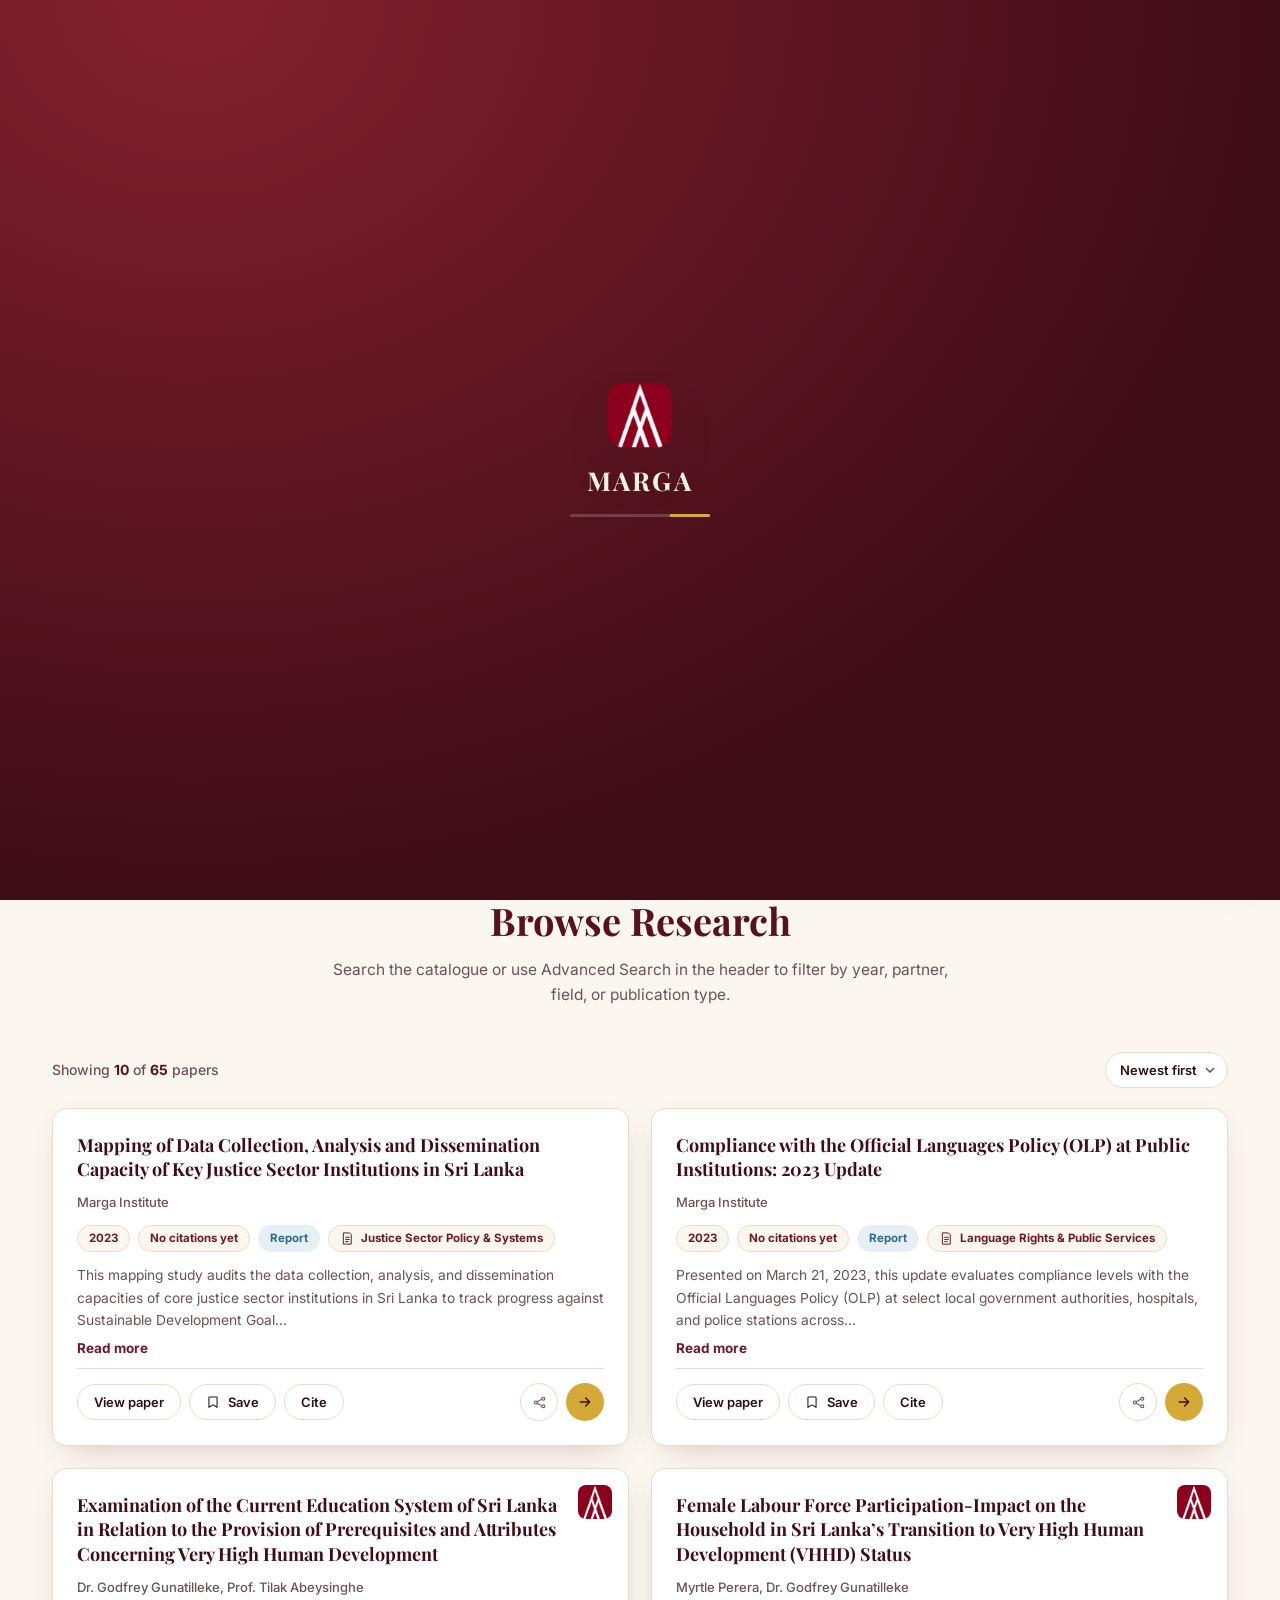
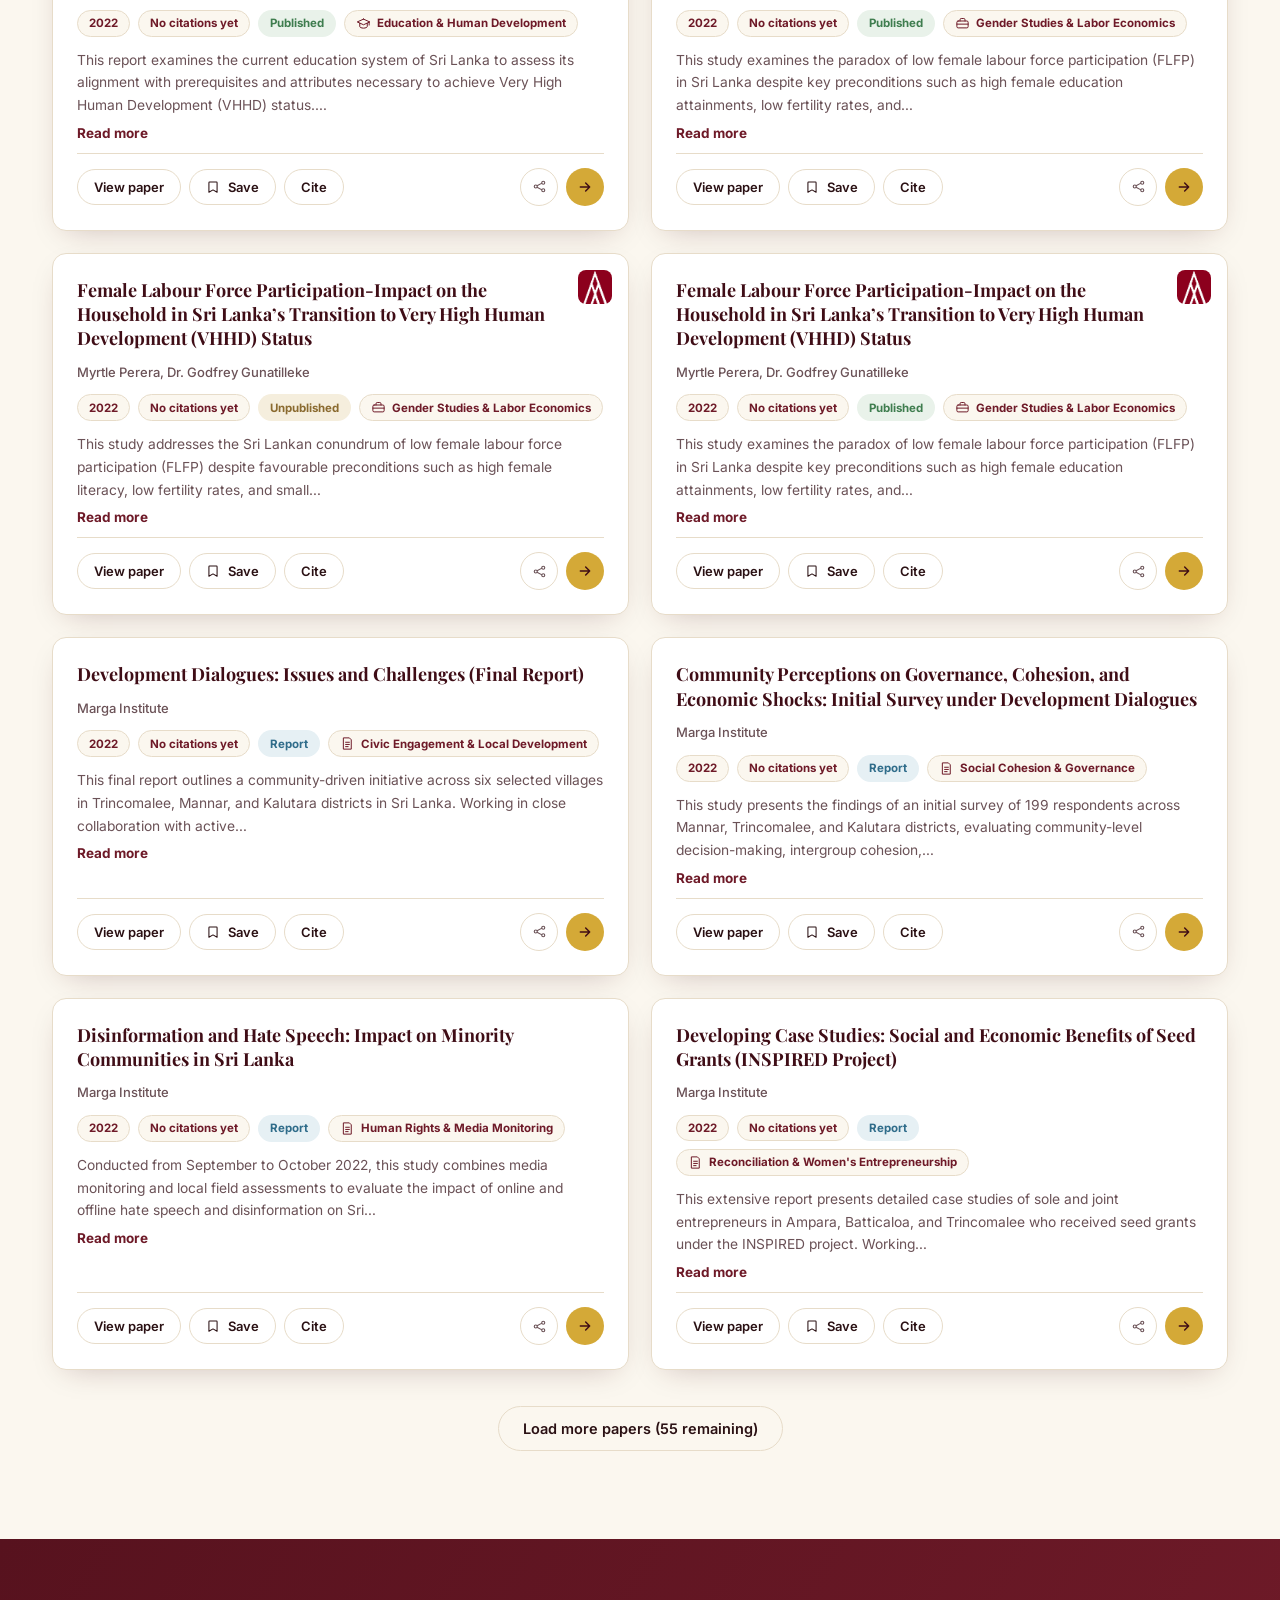
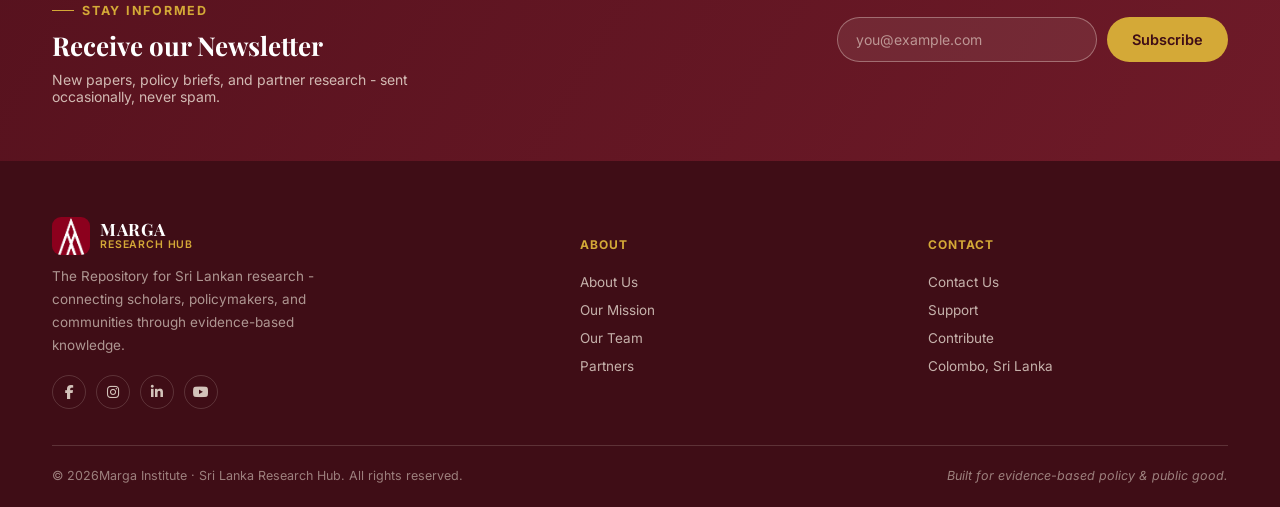
<file: index.html>
<!DOCTYPE html>
<html lang="en">

<head>
  <meta charset="UTF-8" />
  <meta name="viewport" content="width=device-width, initial-scale=1.0" />
  <title>MARGA Research Hub - Sri Lanka Research Hub</title>
  <meta name="description"
    content="Browse, search, and request research papers from Marga Institute and its partner organizations." />
  <link rel="icon" type="image/jpeg" href="site_logo/marga-logo.jpg">
  <link rel="preconnect" href="https://fonts.googleapis.com">
  <link rel="preconnect" href="https://fonts.gstatic.com" crossorigin>
  <link
    href="https://fonts.googleapis.com/css2?family=Playfair+Display:wght@600;700&family=Inter:wght@400;500;600;700&display=swap"
    rel="stylesheet">
  <link rel="stylesheet" href="https://cdnjs.cloudflare.com/ajax/libs/font-awesome/6.5.1/css/all.min.css"
    crossorigin="anonymous">
  <link rel="stylesheet" href="css/main.css">
</head>

<body class="is-loading no-js">

  <!-- Shows while the paper catalogue is loading. -->
  <div class="preloader" id="preloader" role="status" aria-live="polite" aria-label="Loading Marga Research Hub">
    <div class="preloader-inner">
      <img class="preloader-logo" src="site_logo/marga-logo.jpg" alt="" />
      <span class="preloader-word">Marga</span>
      <span class="preloader-bar"><span class="preloader-bar-fill"></span></span>
    </div>
  </div>

  <div id="top"></div>

  <!-- Site header, search, navigation, and theme controls. -->
  <header class="site-header">
    <div class="header-inner">
      <a class="logo" href="#top" data-nav="home">
        <span class="logo-mark"></span>
        <span class="logo-text"><span>MARGA</span><small>Research Hub</small></span>
      </a>

      <div class="search-wrap">
        <button class="search-toggle" id="searchToggle" aria-expanded="false" aria-controls="searchPanel">
          <svg width="16" height="16" viewBox="0 0 24 24" fill="none">
            <circle cx="11" cy="11" r="7" stroke="currentColor" stroke-width="2" />
            <path d="M21 21l-4.3-4.3" stroke="currentColor" stroke-width="2" stroke-linecap="round" />
          </svg>
          <span>Search papers, authors, topics…</span>
        </button>
      </div>

      <nav class="main-nav" id="mainNav">
        <a href="#top" data-nav="home" class="active">Home</a>
        <a href="#papers" data-nav="papers">Publications</a>
        <a href="https://margasrilanka.org/contact-us/" target="_blank" rel="noopener noreferrer">Contact Us</a>
        <button type="button" data-nav="saved">My Saved Items<span class="nav-saved-count" hidden>0</span></button>
        <button type="button" data-nav="a11y">Accessibility</button>
      </nav>

      <div class="header-actions">
        <!-- <a class="btn btn-ghost btn-sm" id="storehouseLink" href="https://margastorehouse.org" target="_blank" rel="nofollow noopener">Storehouse</a> -->
        <button type="button" class="icon-btn theme-toggle" id="themeToggle" aria-label="Switch to dark mode"
          aria-pressed="false" title="Switch to dark mode">
          <span class="theme-icon theme-icon-sun" aria-hidden="true">
            <svg width="18" height="18" viewBox="0 0 24 24" fill="none">
              <circle cx="12" cy="12" r="4.5" stroke="currentColor" stroke-width="2" />
              <path
                d="M12 2.5v2.6M12 18.9v2.6M4.6 4.6l1.8 1.8M17.6 17.6l1.8 1.8M2.5 12h2.6M18.9 12h2.6M4.6 19.4l1.8-1.8M17.6 6.4l1.8-1.8"
                stroke="currentColor" stroke-width="2" stroke-linecap="round" />
            </svg>
          </span>
          <span class="theme-icon theme-icon-moon" aria-hidden="true">
            <svg width="18" height="18" viewBox="0 0 24 24" fill="none">
              <path d="M20 14.3A8.4 8.4 0 1 1 9.7 4a7 7 0 0 0 10.3 10.3z" stroke="currentColor" stroke-width="2"
                stroke-linejoin="round" />
            </svg>
          </span>
        </button>
      </div>

      <div class="mobile-header-actions">
        <button class="mobile-search-btn" id="mobileSearchBtn" aria-label="Search" aria-expanded="false"
          aria-controls="searchPanel">
          <svg width="18" height="18" viewBox="0 0 24 24" fill="none">
            <circle cx="11" cy="11" r="7" stroke="currentColor" stroke-width="2" />
            <path d="M21 21l-4.3-4.3" stroke="currentColor" stroke-width="2" stroke-linecap="round" />
          </svg>
        </button>
        <button type="button" class="mobile-theme-btn theme-toggle" id="themeToggleMobile"
          aria-label="Switch to dark mode" aria-pressed="false" title="Switch to dark mode">
          <span class="theme-icon theme-icon-sun" aria-hidden="true">
            <svg width="18" height="18" viewBox="0 0 24 24" fill="none">
              <circle cx="12" cy="12" r="4.5" stroke="currentColor" stroke-width="2" />
              <path
                d="M12 2.5v2.6M12 18.9v2.6M4.6 4.6l1.8 1.8M17.6 17.6l1.8 1.8M2.5 12h2.6M18.9 12h2.6M4.6 19.4l1.8-1.8M17.6 6.4l1.8-1.8"
                stroke="currentColor" stroke-width="2" stroke-linecap="round" />
            </svg>
          </span>
          <span class="theme-icon theme-icon-moon" aria-hidden="true">
            <svg width="18" height="18" viewBox="0 0 24 24" fill="none">
              <path d="M20 14.3A8.4 8.4 0 1 1 9.7 4a7 7 0 0 0 10.3 10.3z" stroke="currentColor" stroke-width="2"
                stroke-linejoin="round" />
            </svg>
          </span>
        </button>
        <button class="mobile-menu-btn" id="mobileMenuBtn" aria-label="Open menu" aria-expanded="false"
          aria-controls="mobileMenuPanel">
          <svg width="22" height="22" viewBox="0 0 24 24" fill="none">
            <path d="M4 7h16M4 12h16M4 17h16" stroke="currentColor" stroke-width="2" stroke-linecap="round" />
          </svg>
        </button>
      </div>
    </div>

    <!-- Search panel opened by the desktop or mobile search button. -->
    <div class="search-panel" id="searchPanel">
      <div class="search-panel-inner">
        <div class="search-row">
          <input type="text" class="search-input" id="searchInput" placeholder="Search papers, authors, topics…" />
          <select class="scope-select" id="scopeSelect">
            <option value="keywords">Keywords</option>
            <option value="author">Author</option>
            <option value="id">Paper ID</option>
          </select>
          <button type="button" class="btn-search" id="btnSearch">Search</button>
        </div>

        <button class="advanced-toggle" id="advancedToggle" aria-expanded="false" aria-controls="advancedPanel">
          Advanced Search
          <svg width="10" height="7" viewBox="0 0 10 7" fill="none">
            <path d="M1 1l4 4 4-4" stroke="currentColor" stroke-width="1.6" />
          </svg>
        </button>

        <div class="advanced-panel" id="advancedPanel">
          <div class="advanced-panel-inner">
            <div class="advanced-grid">
              <div class="field range-field">
                <label>Publication year range</label>
                <div class="range-slider" id="yearRange">
                  <div class="range-track">
                    <div class="range-fill" id="rangeFill"></div>
                  </div>
                  <input type="range" id="rangeMin" min="1980" max="2026" value="1980" />
                  <input type="range" id="rangeMax" min="1980" max="2026" value="2026" />
                </div>
                <div class="range-values"><span id="rangeMinVal">1980</span><span id="rangeMaxVal">2026</span></div>
                <p class="field-hint">Papers with an unspecified year are always included.</p>
              </div>

              <div class="field">
                <label>Partner organization</label>
                <select class="field-select" id="institutionSelect">
                  <option value="">Any partner organization</option>
                </select>
              </div>

              <div class="field">
                <label>Field of study</label>
                <select class="field-select" id="fieldSelect">
                  <option value="">Any field of study</option>
                </select>
              </div>

              <div class="field" style="grid-column:1/-1">
                <label>Publication type</label>
                <select class="field-select" id="litTypeSelect">
                  <option value="">Any publication type</option>
                </select>
              </div>
            </div>
            <button type="button" class="btn btn-gold btn-apply-advanced" id="btnApplyAdvanced">Apply Filters</button>
            <button type="button" class="btn-reset-advanced" id="btnResetAdvanced">Reset all filters</button>
          </div>
        </div>
      </div>
    </div>

    <div class="mobile-menu-panel" id="mobileMenuPanel">
      <a href="#top" data-nav="home" class="active">Home</a>
      <a href="#papers" data-nav="papers">Publications</a>
      <a href="https://margasrilanka.org/contact-us/" target="_blank" rel="noopener noreferrer">Contact Us</a>
      <button type="button" data-nav="saved">My Saved Items<span class="nav-saved-count" hidden>0</span></button>
      <button type="button" data-nav="a11y">Accessibility</button>
    </div>
  </header>

  <!-- Introductory section with site statistics and recent papers. -->
  <section class="hero">
    <div class="hero-inner">
      <div class="hero-left">
        <span class="eyebrow">Marga Institute · Est. 1972</span>
        <h1>Sri Lanka<em>Research Hub</em></h1>
        <p>The Repository for Sri Lankan research - connecting scholars, policymakers, and communities through
          evidence-based knowledge.</p>
        <div class="hero-cta">
          <a class="btn btn-gold" href="#papers" data-nav="papers">Browse Research</a>
          <a class="btn btn-outline-light" href="https://margasrilanka.org/contact-us/" target="_blank"
            rel="noopener noreferrer">Contact Us</a>
        </div>

        <div class="hero-visitor-counter" aria-label="Visitor counter">
          <span class="visitor-label">Visitors</span>
          <strong id="visitorCount">0</strong>
        </div>

        <div class="hero-stats">
          <div class="stat"><b id="statPapers">-</b><span>Research Papers</span></div>
          <div class="stat"><b id="statInstitutions">-</b><span>Partner Institutions</span></div>
          <div class="stat"><b id="statAreas">-</b><span>Research Areas</span></div>
          <div class="stat"><b id="statSince">-</b><span>Research Since</span></div>
        </div>
      </div>

      <!-- Desktop spotlight filled from data/paper.json by js/main.js. -->
      <div class="hero-spotlight-desktop" id="spotlightDesktop"></div>
    </div>

    <!-- Mobile spotlight showing one paper at a time. -->
    <div class="wrap hero-spotlight-mobile">
      <div class="rolling-card">
        <span class="rolling-label">Newest Papers</span>
        <div class="rolling-slides" id="rollingSlides"></div>
        <div class="rolling-dots" id="rollingDots"></div>
      </div>
    </div>
  </section>

  <!-- Catalogue section where visitors browse, search, and filter papers. -->
  <section class="section" id="papers">
    <div class="wrap">
      <div class="section-head">
        <span class="eyebrow" style="justify-content:center;">Latest Additions</span>
        <h2>Browse Research</h2>
        <p>Search the catalogue or use Advanced Search in the header to filter by year, partner, field, or publication
          type.</p>
      </div>

      <div class="results-toolbar">
        <span class="results-count" id="resultsCount">Loading papers…</span>
        <div class="toolbar-right">
          <select class="sort-select" id="sortSelect">
            <option value="newest">Newest first</option>
            <option value="oldest">Oldest first</option>
            <option value="cited">Most cited</option>
            <option value="title">Title A–Z</option>
          </select>
        </div>
      </div>

      <div class="active-filters" id="activeFilters" hidden></div>

      <div class="paper-grid" id="paperGrid"></div>

      <div class="load-more-wrap" id="loadMoreWrap" hidden>
        <button type="button" class="btn btn-ghost" id="loadMoreBtn">Load more papers</button>
      </div>
    </div>
  </section>

  <!-- Newsletter sign-up form. -->
  <section class="newsletter-band">
    <div class="newsletter-inner">
      <div class="newsletter-copy">
        <span class="eyebrow">Stay Informed</span>
        <h2>Receive our Newsletter</h2>
        <p>New papers, policy briefs, and partner research - sent occasionally, never spam.</p>
      </div>
      <form class="newsletter-form" id="newsletterForm" novalidate>
        <div class="newsletter-input-wrap">
          <input type="email" id="newsletterEmail" placeholder="you@example.com" />
          <span class="newsletter-error" id="newsletterError"></span>
        </div>
        <button type="submit" class="btn btn-gold">Subscribe</button>
      </form>
    </div>
  </section>

  <!-- Footer links, contact options, and copyright information. -->
  <footer class="site-footer">
    <div class="wrap">
      <div class="footer-grid">
        <div class="footer-brand">
          <a class="logo" href="#top" data-nav="home">
            <span class="logo-mark"></span>
            <span class="logo-text"><span style="color:var(--white);">MARGA</span><small>Research Hub</small></span>
          </a>
          <p>The Repository for Sri Lankan research - connecting scholars, policymakers, and communities through evidence-based knowledge.</p>
          <div class="footer-social">
            <a href="https://www.facebook.com/margasrilanka/" target="_blank" rel="nofollow noopener"
              aria-label="Facebook"><i class="fa-brands fa-facebook-f" aria-hidden="true"></i></a>
            <a href="https://www.instagram.com/margasrilanka/" target="_blank" rel="nofollow noopener"
              aria-label="Instagram"><i class="fa-brands fa-instagram" aria-hidden="true"></i></a>
            <a href="https://www.linkedin.com/company/marga-institute" target="_blank" rel="nofollow noopener"
              aria-label="LinkedIn"><i class="fa-brands fa-linkedin-in" aria-hidden="true"></i></a>
            <a href="https://www.youtube.com/channel/UCmZRkQxS90gHvayx6sr4jtw" target="_blank" rel="nofollow noopener"
              aria-label="YouTube"><i class="fa-brands fa-youtube" aria-hidden="true"></i></a>
          </div>
        </div>
        <div class="footer-col">
          <h5>About</h5>
          <a href="https://margasrilanka.org" target="_blank" rel="nofollow noopener">About Us</a>
          <a href="https://margasrilanka.org/about-us/" target="_blank" rel="nofollow noopener">Our Mission</a>
          <a href="https://margasrilanka.org/about-us/" target="_blank" rel="nofollow noopener">Our Team</a>
          <a href="https://margasrilanka.org" target="_blank" rel="nofollow noopener">Partners</a>
        </div>
        <!-- A resources column can be added here when the links are ready. -->
        <div class="footer-col">
          <h5>Contact</h5>
          <button type="button" data-nav="contact">Contact Us</button>
          <button type="button" class="footer-mailto" data-mailto-subject="Support Request">Support</button>
          <button type="button" class="footer-mailto"
            data-mailto-subject="Paper Contribution Inquiry">Contribute</button>
          <span class="fitem">Colombo, Sri Lanka</span>
        </div>
      </div>
      <div class="footer-bottom">
        <span>© <span id="footerYear">2026</span>Marga Institute · Sri Lanka Research Hub. All rights reserved.</span>
        <em>Built for evidence-based policy &amp; public good.</em>
      </div>
    </div>
  </footer>

  <div class="footer-fab">
    <button class="fab-btn fab-top" id="backToTopBtn" aria-label="Back to top">
      <svg width="16" height="16" viewBox="0 0 24 24" fill="none">
        <path d="M12 19V5M5 12l7-7 7 7" stroke="currentColor" stroke-width="2" stroke-linecap="round"
          stroke-linejoin="round" />
      </svg>
    </button>
    <button class="fab-btn fab-chat" id="chatFabBtn" aria-label="Open chat" aria-expanded="false"
      aria-controls="chatPanel">
      <svg width="20" height="20" viewBox="0 0 24 24" fill="none">
        <path d="M4 4h16v12H8l-4 4V4z" stroke="currentColor" stroke-width="1.8" />
      </svg>
      <span class="fab-ping"></span>
    </button>
  </div>

  <div class="chat-panel" id="chatPanel" role="dialog" aria-label="Marga Assistant chat">
    <div class="chat-header">
      <div class="chat-header-info">
        <img class="chat-avatar" src="site_logo/marga-logo.jpg" alt="Marga Institute logo" />
        <div>
          <strong>Marga Assistant</strong>
          <span class="chat-status">Online</span>
        </div>
      </div>
      <button class="chat-close" id="chatCloseBtn" aria-label="Close chat">&times;</button>
    </div>

    <div class="chat-body" id="chatBody">
      <div class="chat-msg chat-msg-bot">
        <p>Hi! I'm the Marga Research Hub assistant. Ask me about a topic or author and I'll search the catalogue, or
          use the options below.</p>
      </div>
    </div>

    <div class="chat-quick-replies" id="chatQuickReplies">
      <button type="button" class="chip" data-reply="browse">Browse papers</button>
      <button type="button" class="chip" data-reply="request">Request a paper</button>
      <button type="button" class="chip" data-reply="contact">Contact us</button>
    </div>

    <form class="chat-input-row" id="chatForm">
      <input type="text" id="chatInput" placeholder="Try “climate” or an author name…" autocomplete="off" />
      <button type="submit" class="chat-send" aria-label="Send message">
        <svg width="15" height="15" viewBox="0 0 24 24" fill="none">
          <path d="M4 12h16M13 6l6 6-6 6" stroke="currentColor" stroke-width="2.2" stroke-linecap="round"
            stroke-linejoin="round" />
        </svg>
      </button>
    </form>
  </div>

  <div class="tour-overlay" id="tourOverlay" role="dialog" aria-modal="true" aria-label="Site tour" hidden>
    <div class="tour-card">
      <button class="tour-close" id="tourCloseBtn" aria-label="Skip tour">&times;</button>
      <span class="eyebrow">Welcome to MARGA</span>
      <h3>Take a quick tour</h3>
      <div class="tour-step" id="tourStepText"></div>
      <div class="tour-controls">
        <button type="button" class="btn btn-ghost btn-sm" id="tourPrevBtn">Back</button>
        <button type="button" class="btn btn-gold btn-sm" id="tourNextBtn">Next</button>
      </div>
      <div class="tour-progress" id="tourProgress"></div>
    </div>
  </div>

  <!-- Modal that displays the full details for a selected paper. -->
  <div class="detail-overlay" id="detailOverlay" role="dialog" aria-modal="true" aria-label="Paper details">
    <div class="detail-modal">
      <button class="detail-modal-close" id="detailCloseBtn" aria-label="Close">&times;</button>
      <div class="detail-modal-scroll" id="detailModalScroll">
        <!-- Filled by js/main.js after data/paper.json loads. -->
      </div>
    </div>
  </div>

  <!-- Modal used to prepare a paper-access request. -->
  <div class="modal-overlay" id="requestOverlay">
    <div class="modal" role="dialog" aria-modal="true" aria-labelledby="requestTitle">
      <button class="modal-close" id="requestClose" aria-label="Close">&times;</button>
      <span class="eyebrow">Request Access</span>
      <h3 id="requestTitle">Request this paper</h3>

      <div class="modal-paper-summary">
        <strong id="reqPaperTitle">-</strong>
        <span id="reqPaperAuthors">-</span>
      </div>

      <div class="modal-field">
        <label for="reqName">Your name</label>
        <input id="reqName" type="text" placeholder="Full name" />
        <span class="modal-field-error" id="reqNameError"></span>
      </div>
      <div class="modal-field">
        <label for="reqEmail">Your email</label>
        <input id="reqEmail" type="email" placeholder="you@example.com" />
        <span class="modal-field-error" id="reqEmailError"></span>
      </div>
      <div class="modal-field">
        <label for="reqNotes">Notes (optional)</label>
        <textarea id="reqNotes"
          placeholder="Let us know why you'd like this paper, or anything else we should know."></textarea>
      </div>

      <button type="button" class="btn-primary" id="reqSend">Send Request</button>
      <p class="modal-hint">This opens your email app with the request already written - you just hit send.</p>
    </div>
  </div>

  <!-- Modal that explains the accessibility features. -->
  <div class="modal-overlay" id="a11yOverlay">
    <div class="modal" role="dialog" aria-modal="true" aria-labelledby="a11yTitle">
      <button class="modal-close" id="a11yClose" aria-label="Close">&times;</button>
      <span class="eyebrow">Our Commitment</span>
      <h3 id="a11yTitle">Accessibility</h3>
      <ul class="a11y-list">
        <li><svg width="18" height="18" viewBox="0 0 24 24" fill="none">
            <path d="M5 12.5 10 17 19 7" stroke="currentColor" stroke-width="2" stroke-linecap="round"
              stroke-linejoin="round" />
          </svg>Every paper has a shareable link, so results can be reopened or sent directly to a colleague.</li>
        <li><svg width="18" height="18" viewBox="0 0 24 24" fill="none">
            <path d="M5 12.5 10 17 19 7" stroke="currentColor" stroke-width="2" stroke-linecap="round"
              stroke-linejoin="round" />
          </svg>All controls are keyboard-operable, with visible focus outlines and Escape-to-close on every panel and
          modal.</li>
        <li><svg width="18" height="18" viewBox="0 0 24 24" fill="none">
            <path d="M5 12.5 10 17 19 7" stroke="currentColor" stroke-width="2" stroke-linecap="round"
              stroke-linejoin="round" />
          </svg>Motion is reduced automatically for anyone whose system preference asks for it.</li>
        <li><svg width="18" height="18" viewBox="0 0 24 24" fill="none">
            <path d="M5 12.5 10 17 19 7" stroke="currentColor" stroke-width="2" stroke-linecap="round"
              stroke-linejoin="round" />
          </svg>Icon-only buttons carry text labels for screen readers.</li>
      </ul>
      <button type="button" class="btn btn-gold" id="a11yTourBtn">Help</button>
      <p class="modal-hint">Spot something we should fix? Email <a
          href="mailto:admin@margasrilanka.org">admin@margasrilanka.org</a>.</p>
    </div>
  </div>

  <div class="toast-region" id="toastRegion" aria-live="polite"></div>

  <script src="https://cdnjs.cloudflare.com/ajax/libs/gsap/3.12.5/gsap.min.js" crossorigin="anonymous"></script>
  <script type="module" src="js/main.js"></script>
</body>

</html>
</file>
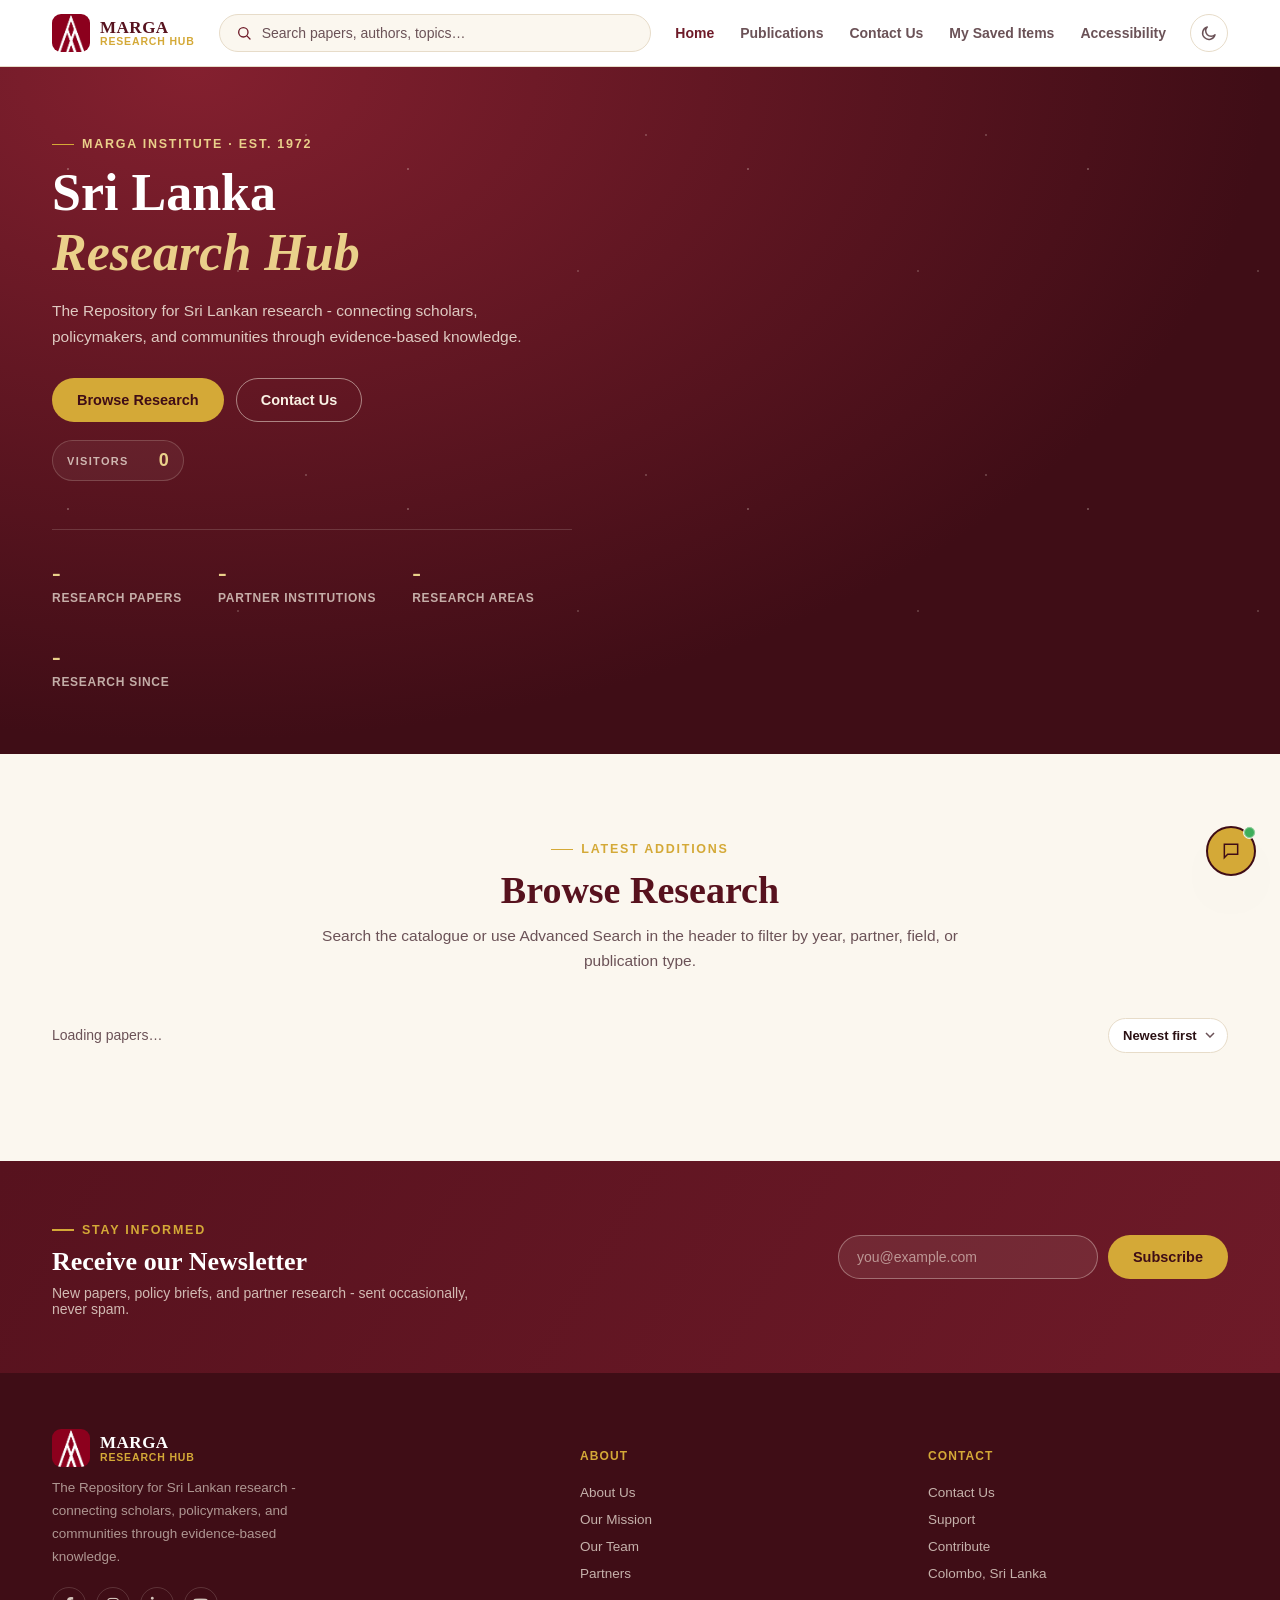
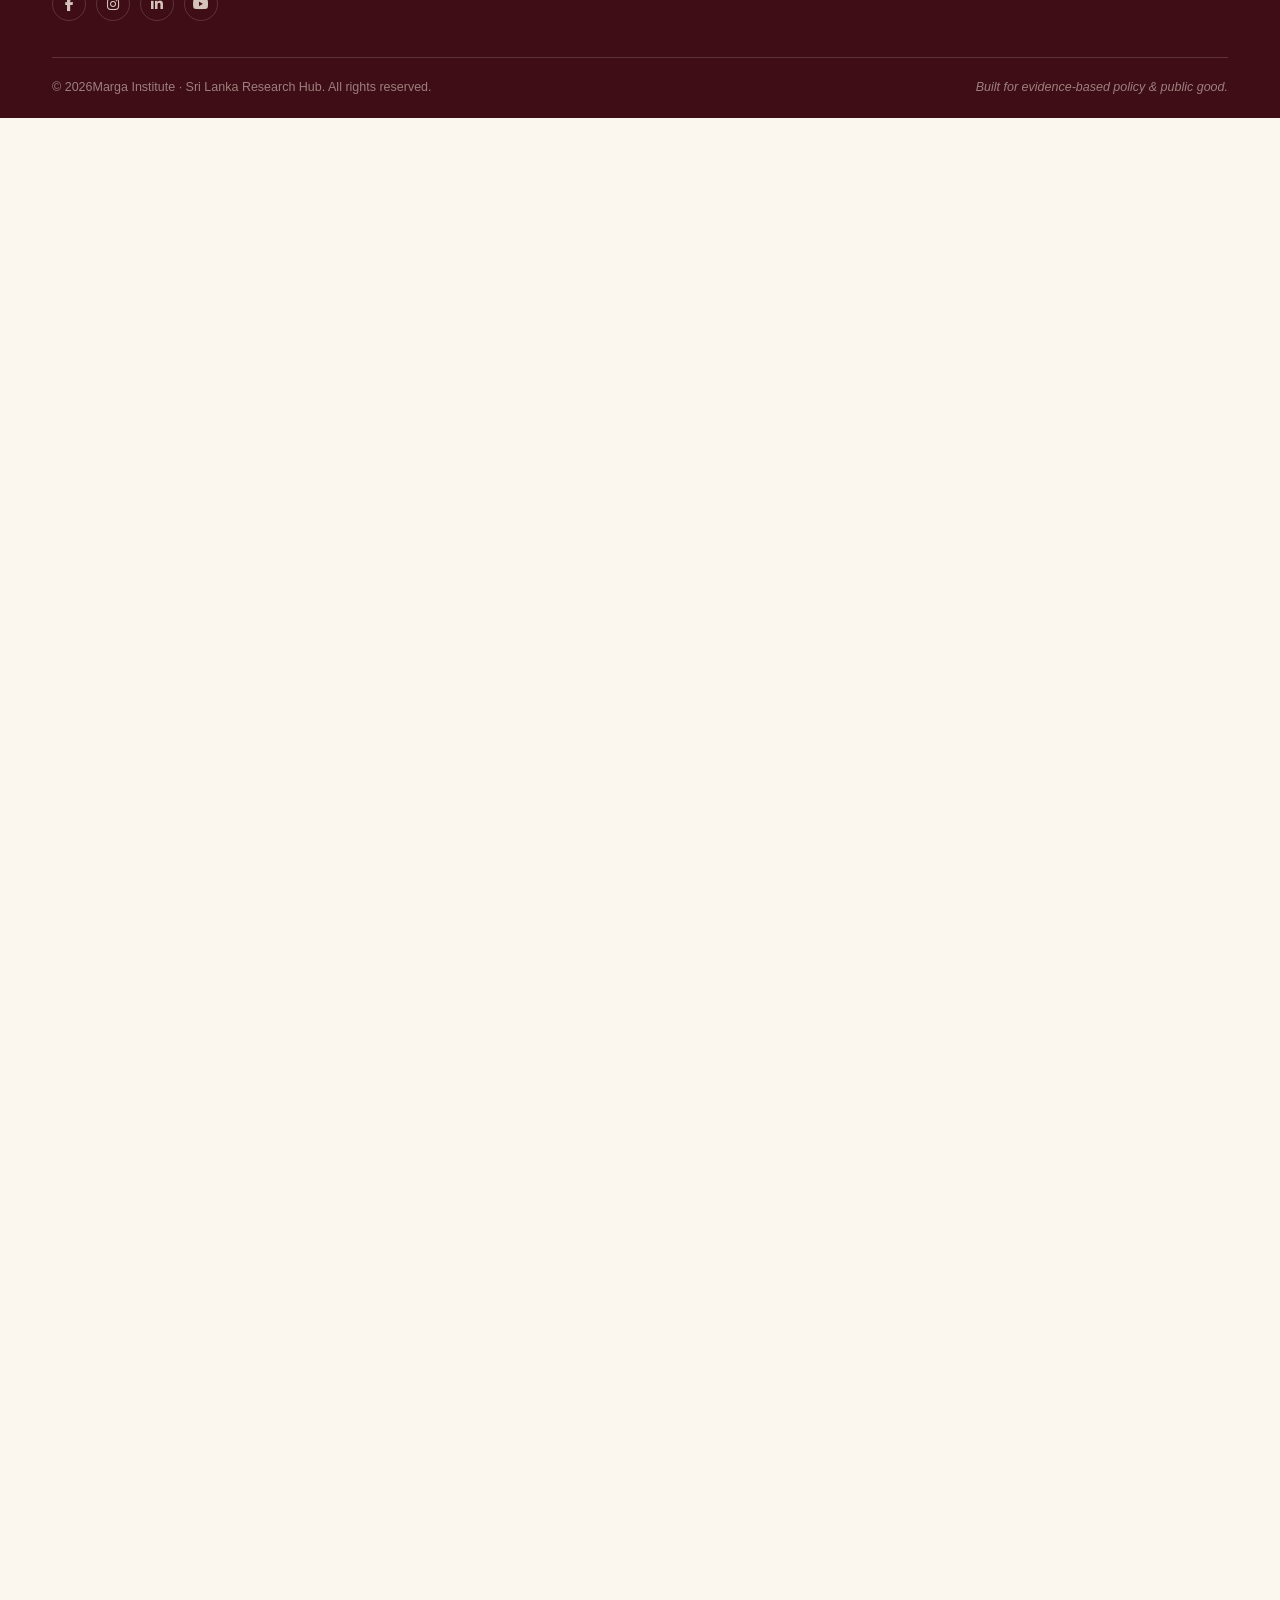
<file: offline/offline.html>
<!DOCTYPE html>
<html lang="en">

<head>
    <meta charset="UTF-8" />
    <meta name="viewport" content="width=device-width, initial-scale=1.0" />
    <script>
        // Same pre-paint theme read as the main site, so this page never
        // flashes the wrong theme if it's reached mid-session.
        (function () {
            try {
                var stored = localStorage.getItem("margaThemePref");
                var wantsDark = stored
                    ? stored === "dark"
                    : window.matchMedia && window.matchMedia("(prefers-color-scheme: dark)").matches;
                if (wantsDark) document.documentElement.setAttribute("data-theme", "dark");
            } catch (e) { }
        })();
    </script>
    <title>You're offline - MARGA Research Hub</title>
    <meta name="robots" content="noindex" />

    <style>
        /* ============================================================
       Brand tokens - copied from css modules so this page renders
       correctly with zero network requests (no Google Fonts,
       no Font Awesome, no CDN scripts).
       ============================================================ */
        :root {
            --maroon-950: #3F0D16;
            --maroon-900: #57121E;
            --maroon-800: #6E1A28;
            --maroon-700: #84202F;
            --gold: #D4A937;
            --gold-light: #EAD08A;
            --cream: #F9F1E4;
            --ink: #2A1013;
            --ink-soft: #6B5257;
            --line-dark: rgba(249, 241, 228, 0.16);
            --font-display: Georgia, 'Iowan Old Style', 'Palatino Linotype', serif;
            --font-body: -apple-system, BlinkMacSystemFont, 'Segoe UI', Roboto, sans-serif;
        }

        html[data-theme="dark"] {
            color-scheme: dark;
        }

        * {
            box-sizing: border-box;
        }

        html,
        body {
            height: 100%;
            margin: 0;
        }

        body {
            min-height: 100vh;
            display: flex;
            align-items: center;
            justify-content: center;
            padding: 24px;
            font-family: var(--font-body);
            color: var(--cream);
            background: radial-gradient(120% 140% at 15% 0%, var(--maroon-700), var(--maroon-950) 70%);
        }

        .card {
            width: 100%;
            max-width: 440px;
            text-align: center;
            display: flex;
            flex-direction: column;
            align-items: center;
        }

        .mark {
            width: 76px;
            height: 76px;
            border-radius: 16px;
            object-fit: cover;
            border: 1.5px solid var(--line-dark);
            margin-bottom: 20px;
            flex: none;
            box-shadow: 0 14px 30px rgba(0, 0, 0, .2);
        }

        .eyebrow {
            font-size: 12px;
            font-weight: 600;
            letter-spacing: .08em;
            text-transform: uppercase;
            color: var(--gold-light);
            margin: 0 0 10px;
        }

        h1 {
            font-family: var(--font-display);
            font-weight: 700;
            font-size: 26px;
            line-height: 1.3;
            margin: 0 0 12px;
            color: var(--cream);
        }

        p.lede {
            font-size: 15px;
            line-height: 1.6;
            color: rgba(249, 241, 228, 0.78);
            max-width: 38ch;
            margin: 0 0 26px;
        }

        .status {
            display: inline-flex;
            align-items: center;
            gap: 8px;
            padding: 7px 14px;
            border-radius: 999px;
            border: 1px solid var(--line-dark);
            font-size: 13px;
            font-weight: 600;
            color: rgba(249, 241, 228, 0.85);
            margin-bottom: 28px;
        }

        .status-dot {
            width: 8px;
            height: 8px;
            border-radius: 50%;
            background: #C24B4B;
            flex: none;
            transition: background .2s ease;
        }

        .status.is-online .status-dot {
            background: #4FAE68;
        }

        .actions {
            display: flex;
            flex-wrap: wrap;
            justify-content: center;
            gap: 12px;
        }

        .btn {
            display: inline-flex;
            align-items: center;
            justify-content: center;
            gap: 8px;
            padding: 13px 24px;
            border-radius: 999px;
            border: 1.5px solid transparent;
            font-weight: 600;
            font-size: 14.5px;
            cursor: pointer;
            transition: transform .15s ease, box-shadow .15s ease, background .15s ease, color .15s ease, opacity .15s ease;
        }

        .btn:active {
            transform: translateY(1px);
        }

        .btn-gold {
            background: var(--gold);
            color: var(--maroon-950);
        }

        .btn-gold:hover {
            background: var(--gold-light);
            box-shadow: 0 10px 24px -10px rgba(212, 169, 55, .55);
        }

        .btn-outline-light {
            background: transparent;
            border-color: rgba(249, 241, 228, .5);
            color: var(--cream);
            text-decoration: none;
        }

        .btn-outline-light:hover {
            background: rgba(249, 241, 228, .1);
            border-color: var(--cream);
        }

        .fine-print {
            margin-top: 28px;
            font-size: 12.5px;
            color: rgba(249, 241, 228, 0.55);
        }

        @media (prefers-reduced-motion: no-preference) {
            .card {
                animation: rise .5s ease both;
            }
        }

        @keyframes rise {
            from {
                opacity: 0;
                transform: translateY(8px);
            }

            to {
                opacity: 1;
                transform: translateY(0);
            }
        }
    </style>
</head>

<body>
    <main class="card">
        <img class="mark" src="../site_logo/marga-logo.jpg" alt="Marga Institute logo" />

        <p class="eyebrow">MARGA Research Hub</p>
        <h1 id="pageHeading">Sorry, we can't reach the Hub right now</h1>
        <p class="lede" id="pageBody">
            This can happen if your device has lost its internet connection, or if the
            site is briefly down on our end. Nothing on your end is broken - please try again in a moment.
        </p>

        <div class="status" id="statusPill">
            <span class="status-dot" id="statusDot"></span>
            <span id="statusText">Checking your connection…</span>
        </div>

        <div class="actions">
            <button type="button" class="btn btn-gold" id="retryBtn">Try Again</button>
            <a class="btn btn-outline-light" href="../index.html">Go to Homepage</a>
        </div>

        <p class="fine-print">If this keeps happening, email us at admin@margasrilanka.org.</p>
    </main>

    <script>
        (function () {
            var statusPill = document.getElementById("statusPill");
            var statusDot = document.getElementById("statusDot");
            var statusText = document.getElementById("statusText");
            var heading = document.getElementById("pageHeading");
            var body = document.getElementById("pageBody");
            var retryBtn = document.getElementById("retryBtn");

            function setOnlineUI(isOnline) {
                if (isOnline) {
                    statusPill.classList.add("is-online");
                    statusText.textContent = "Connection restored - checking the Hub…";
                    heading.textContent = "Looks like you're back";
                    body.textContent = "The homepage will open when it is available again.";
                } else {
                    statusPill.classList.remove("is-online");
                    statusText.textContent = "You're offline";
                    heading.textContent = "Sorry, we can't reach the Hub right now";
                    body.textContent = "This can happen if your device has lost its internet connection, or if the site is briefly down on our end. Nothing on your end is broken - please try again in a moment.";
                }
            }

            var recoveryAttempt = 0;
            var recoveryTimer = null;

            function checkHomepage(showTrying) {
                if (showTrying) statusText.textContent = "Trying again…";
                var homepageUrl = "../index.html";
                var probeUrl = homepageUrl + "?offline-recovery=" + Date.now();
                fetch(probeUrl, { cache: "no-store" })
                    .then(function (response) {
                        if (!response.ok) throw new Error("Homepage unavailable");
                        window.location.replace(homepageUrl);
                    })
                    .catch(function () {
                        setOnlineUI(false);
                        if (recoveryAttempt < 5 && navigator.onLine !== false) {
                            recoveryAttempt += 1;
                            recoveryTimer = window.setTimeout(function () {
                                checkHomepage(true);
                            }, 1000);
                        }
                    });
            }

            function attemptReload() {
                statusText.textContent = "Trying again…";
                checkHomepage(true);
            }

            retryBtn.addEventListener("click", function () {
                recoveryAttempt = 0;
                window.clearTimeout(recoveryTimer);
                attemptReload();
            });
            window.addEventListener("online", function () {
                recoveryAttempt = 0;
                window.clearTimeout(recoveryTimer);
                checkHomepage(false);
            });
            window.addEventListener("offline", function () { setOnlineUI(false); });

            // Verify the homepage itself instead of trusting navigator.onLine,
            // which can be true while the site server is still unavailable.
            checkHomepage(false);
        })();
    </script>
</body>

</html>
</file>
<file: css/main.css>
/* Imports all stylesheet modules in the required cascade order; must not contain CSS rules. */
@import url("base/tokens.css");
@import url("base/reset.css");
@import url("base/typography.css");
@import url("base/accessibility.css");
@import url("utilities.css");
@import url("components/buttons.css");
@import url("components/pills.css");
@import url("components/forms.css");
@import url("components/skeletons.css");
@import url("components/toast.css");
@import url("components/preloader.css");
@import url("layout/header.css");
@import url("layout/hero.css");
@import url("layout/catalogue.css");
@import url("layout/newsletter.css");
@import url("layout/footer.css");
@import url("overlays/detail-modal.css");
@import url("overlays/modal.css");
@import url("overlays/tour.css");
@import url("overlays/chat.css");
@import url("theme-dark.css");
</file>
